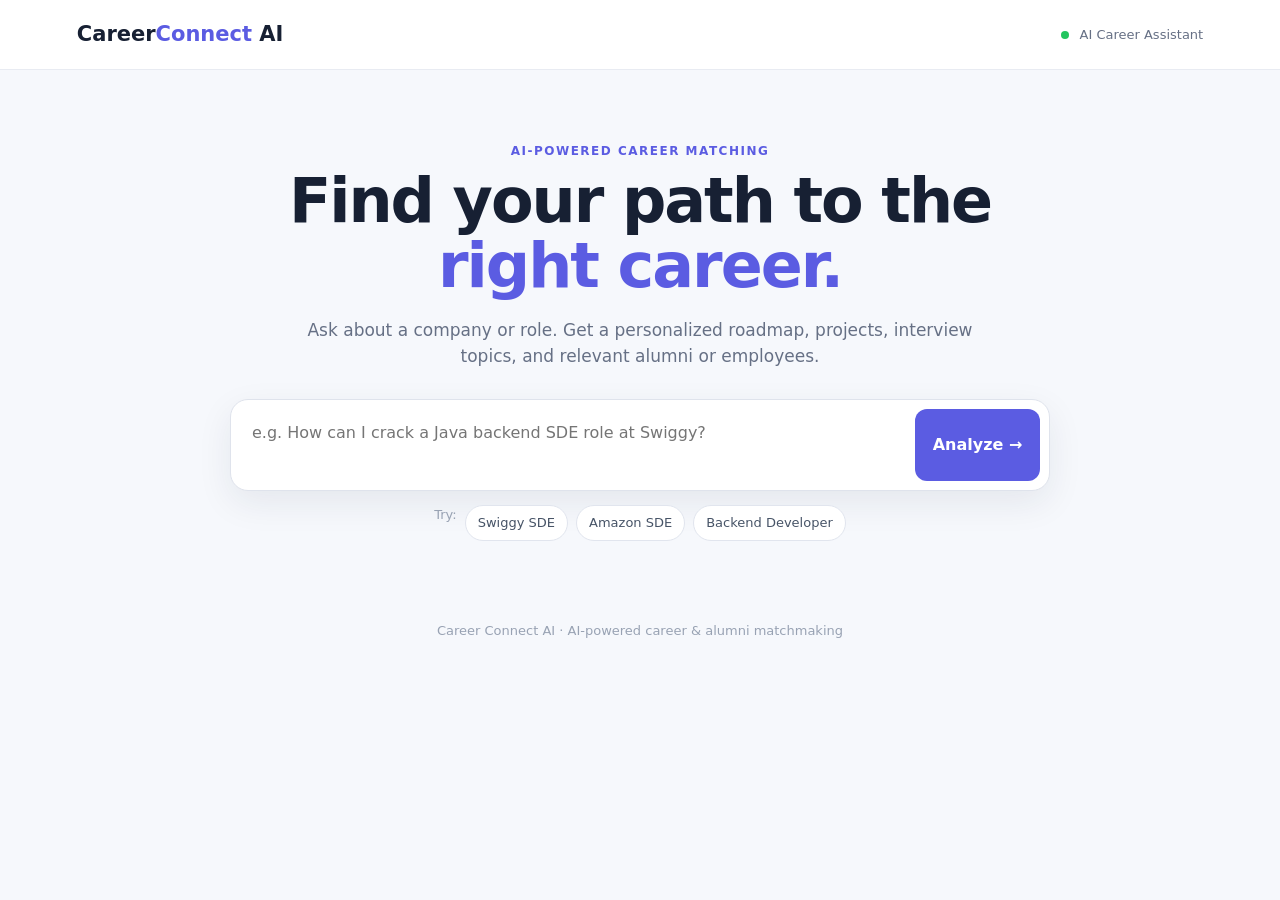
<file: frontend/index.html>
<!DOCTYPE html>
<html lang="en">
<head>
  <meta charset="UTF-8" />
  <meta name="viewport" content="width=device-width, initial-scale=1.0" />
  <title>Career Connect AI</title>
  <link rel="stylesheet" href="./styles.css" />
</head>
<body>
  <header class="navbar">
    <a class="brand" href="#">Career<span>Connect</span> AI</a>
    <span class="status"><span class="dot"></span> AI Career Assistant</span>
  </header>

  <main class="container">
    <section class="hero">
      <p class="eyebrow">AI-POWERED CAREER MATCHING</p>
      <h1>Find your path to the <span>right career.</span></h1>
      <p class="subtitle">Ask about a company or role. Get a personalized roadmap, projects, interview topics, and relevant alumni or employees.</p>

      <div class="search-box">
        <textarea id="careerQuery" rows="2" placeholder="e.g. How can I crack a Java backend SDE role at Swiggy?"></textarea>
        <button id="analyzeBtn">Analyze <span>→</span></button>
      </div>

      <div class="examples">
        <span>Try:</span>
        <button data-query="How can I crack a Software Engineer role at Swiggy?">Swiggy SDE</button>
        <button data-query="How can I prepare for an Amazon Software Engineer role?">Amazon SDE</button>
        <button data-query="How can I get a backend developer role?">Backend Developer</button>
      </div>
    </section>

    <section id="loading" class="loading hidden">Analyzing your career query...</section>
    <section id="error" class="error hidden"></section>

    <section id="results" class="results hidden">
      <div class="target-card">
        <div>
          <p class="label">YOUR TARGET</p>
          <h2 id="targetTitle">Career Target</h2>
          <p id="targetIntent"></p>
        </div>
        <span class="ai-badge">AI ANALYSIS</span>
      </div>

      <div class="grid">
        <article class="card">
          <h3>🎯 Skills to Learn</h3>
          <ul id="skillsList"></ul>
        </article>

        <article class="card">
          <h3>🚀 Suggested Projects</h3>
          <ul id="projectsList"></ul>
        </article>

        <article class="card">
          <h3>💡 Interview Topics</h3>
          <ul id="interviewList"></ul>
        </article>

        <article class="card">
          <h3>🗺️ Roadmap</h3>
          <ol id="roadmapList"></ol>
        </article>
      </div>

      <section class="section-heading">
        <p class="label">NETWORK</p>
        <h2>People who can help you</h2>
        <p>Relevant employees or alumni from the matching database.</p>
      </section>

      <div id="matchesList" class="people-grid"></div>

      <section id="messagesSection" class="section-heading">
        <p class="label">OUTREACH</p>
        <h2>Personalized networking messages</h2>
        <p>Use these as a starting point and personalize them before sending.</p>
      </section>
      <div id="messagesList" class="messages-grid"></div>
    </section>
  </main>

  <footer>Career Connect AI · AI-powered career & alumni matchmaking</footer>
  <script src="./app.js"></script>
</body>
</html>
</file>
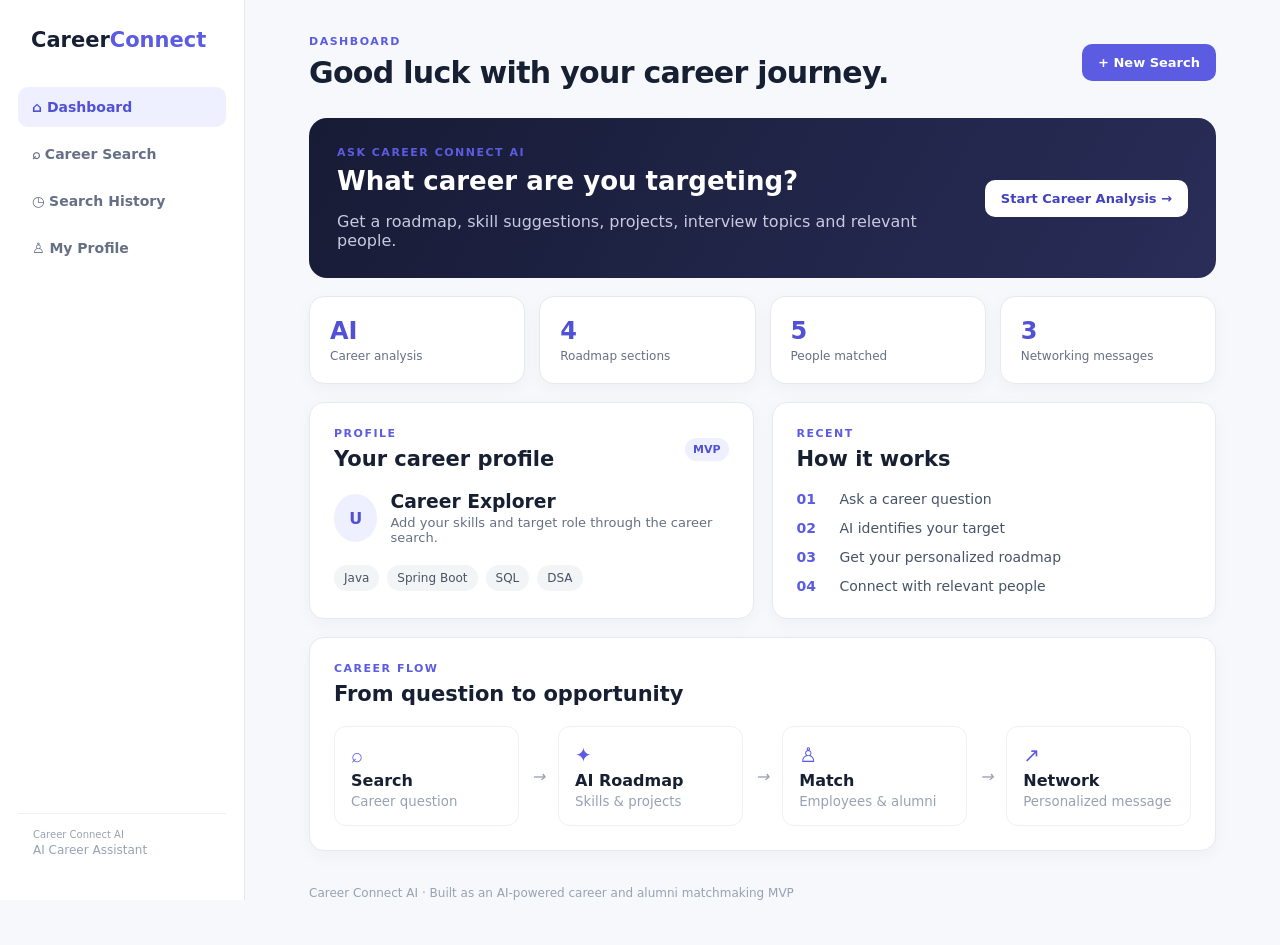
<file: frontend/dashboard.html>
<!DOCTYPE html>
<html lang="en">
<head>
  <meta charset="UTF-8">
  <meta name="viewport" content="width=device-width, initial-scale=1.0">
  <title>Career Connect AI Dashboard</title>
  <link rel="stylesheet" href="./dashboard.css">
</head>
<body>
  <aside class="sidebar">
    <a class="brand" href="./index.html">Career<span>Connect</span></a>
    <nav>
      <a class="active" href="./dashboard.html">⌂ Dashboard</a>
      <a href="./index.html">⌕ Career Search</a>
      <a href="#history">◷ Search History</a>
      <a href="#profile">♙ My Profile</a>
    </nav>
    <div class="sidebar-bottom">
      <small>Career Connect AI</small>
      <span>AI Career Assistant</span>
    </div>
  </aside>

  <main class="main">
    <header class="topbar">
      <div>
        <p class="eyebrow">DASHBOARD</p>
        <h1>Good luck with your career journey.</h1>
      </div>
      <a class="new-search" href="./index.html">+ New Search</a>
    </header>

    <section class="search-panel">
      <div>
        <p class="eyebrow">ASK CAREER CONNECT AI</p>
        <h2>What career are you targeting?</h2>
        <p>Get a roadmap, skill suggestions, projects, interview topics and relevant people.</p>
      </div>
      <a href="./index.html" class="search-button">Start Career Analysis →</a>
    </section>

    <section class="stats">
      <article><strong>AI</strong><span>Career analysis</span></article>
      <article><strong>4</strong><span>Roadmap sections</span></article>
      <article><strong>5</strong><span>People matched</span></article>
      <article><strong>3</strong><span>Networking messages</span></article>
    </section>

    <section class="two-column">
      <article class="panel" id="profile">
        <div class="panel-title"><div><p class="eyebrow">PROFILE</p><h2>Your career profile</h2></div><span class="badge">MVP</span></div>
        <div class="profile-row"><div class="avatar">U</div><div><h3>Career Explorer</h3><p>Add your skills and target role through the career search.</p></div></div>
        <div class="skill-pills"><span>Java</span><span>Spring Boot</span><span>SQL</span><span>DSA</span></div>
      </article>

      <article class="panel" id="history">
        <div class="panel-title"><div><p class="eyebrow">RECENT</p><h2>How it works</h2></div></div>
        <ol class="steps">
          <li><b>01</b><span>Ask a career question</span></li>
          <li><b>02</b><span>AI identifies your target</span></li>
          <li><b>03</b><span>Get your personalized roadmap</span></li>
          <li><b>04</b><span>Connect with relevant people</span></li>
        </ol>
      </article>
    </section>

    <section class="panel roadmap">
      <div class="panel-title"><div><p class="eyebrow">CAREER FLOW</p><h2>From question to opportunity</h2></div></div>
      <div class="flow">
        <div><span>⌕</span><b>Search</b><small>Career question</small></div>
        <i>→</i>
        <div><span>✦</span><b>AI Roadmap</b><small>Skills & projects</small></div>
        <i>→</i>
        <div><span>♙</span><b>Match</b><small>Employees & alumni</small></div>
        <i>→</i>
        <div><span>↗</span><b>Network</b><small>Personalized message</small></div>
      </div>
    </section>

    <footer>Career Connect AI · Built as an AI-powered career and alumni matchmaking MVP</footer>
  </main>
</body>
</html>
</file>
<file: frontend/styles.css>
:root {
  font-family: Inter, ui-sans-serif, system-ui, -apple-system, BlinkMacSystemFont, "Segoe UI", sans-serif;
  color: #172033;
  background: #f6f8fc;
  line-height: 1.5;
}

* { box-sizing: border-box; }
body { margin: 0; min-height: 100vh; }
button, textarea { font: inherit; }

.navbar {
  height: 70px;
  display: flex;
  align-items: center;
  justify-content: space-between;
  padding: 0 6%;
  background: white;
  border-bottom: 1px solid #e8ebf2;
}

.brand { color: #172033; font-size: 21px; font-weight: 800; text-decoration: none; }
.brand span { color: #5b5ce2; }
.status { color: #667085; font-size: 13px; }
.dot { display: inline-block; width: 8px; height: 8px; background: #22c55e; border-radius: 50%; margin-right: 6px; }

.container { width: min(1100px, 92%); margin: auto; }
.hero { text-align: center; padding: 72px 0 35px; }
.eyebrow, .label { color: #5b5ce2; font-size: 12px; font-weight: 800; letter-spacing: 1.5px; margin: 0 0 8px; }
.hero h1 { max-width: 780px; margin: auto; font-size: clamp(38px, 6vw, 62px); line-height: 1.05; letter-spacing: -2px; }
.hero h1 span { color: #5b5ce2; }
.subtitle { max-width: 690px; margin: 20px auto 30px; color: #667085; font-size: 17px; }

.search-box {
  display: flex; gap: 10px; max-width: 820px; margin: auto; padding: 9px;
  background: white; border: 1px solid #dfe3ec; border-radius: 18px;
  box-shadow: 0 12px 35px rgba(30, 41, 59, .08);
}
.search-box textarea { flex: 1; border: 0; outline: 0; resize: none; padding: 12px; color: #172033; }
.search-box button {
  align-self: stretch; min-width: 125px; border: 0; border-radius: 12px;
  background: #5b5ce2; color: white; font-weight: 700; cursor: pointer;
}
.search-box button:hover { background: #494ac7; }
.examples { display: flex; flex-wrap: wrap; justify-content: center; gap: 8px; margin-top: 14px; color: #98a2b3; font-size: 13px; }
.examples button { border: 1px solid #e1e5ee; background: white; border-radius: 20px; padding: 7px 12px; color: #475467; cursor: pointer; }

.hidden { display: none !important; }
.loading, .error { margin: 20px auto; padding: 16px; border-radius: 12px; text-align: center; }
.loading { background: #eef0ff; color: #4b4ccf; }
.error { background: #fff1f2; color: #be123c; }

.target-card, .card, .person, .message {
  background: white; border: 1px solid #e7eaf1; border-radius: 16px;
  box-shadow: 0 6px 20px rgba(30, 41, 59, .04);
}
.target-card { display: flex; justify-content: space-between; align-items: center; padding: 24px; margin-bottom: 18px; }
.target-card h2 { margin: 0 0 5px; }
.target-card p:not(.label) { margin: 0; color: #667085; }
.ai-badge { background: #eef0ff; color: #5051d4; padding: 7px 10px; border-radius: 20px; font-size: 11px; font-weight: 800; }

.grid { display: grid; grid-template-columns: repeat(2, 1fr); gap: 16px; }
.card { padding: 22px; }
.card h3 { margin-top: 0; }
.card ul, .card ol { padding-left: 22px; margin-bottom: 0; }
.card li { margin: 9px 0; color: #475467; }

.section-heading { margin: 48px 0 18px; }
.section-heading h2 { margin: 0 0 5px; }
.section-heading p:not(.label) { margin: 0; color: #667085; }

.people-grid, .messages-grid { display: grid; grid-template-columns: repeat(3, 1fr); gap: 14px; }
.person, .message { padding: 20px; }
.avatar { width: 42px; height: 42px; display: grid; place-items: center; border-radius: 50%; background: #eef0ff; color: #4f50d2; font-weight: 800; }
.person h3 { margin: 12px 0 3px; }
.muted { color: #667085; font-size: 13px; margin: 0; }
.score { display: inline-block; margin-top: 12px; background: #f2f4f7; border-radius: 10px; padding: 5px 8px; font-size: 12px; }

.message { color: #475467; font-size: 14px; }
.message strong { display: block; color: #172033; margin-bottom: 10px; }

footer { text-align: center; padding: 45px 20px 30px; color: #98a2b3; font-size: 13px; }

@media (max-width: 760px) {
  .navbar { padding: 0 4%; }
  .status { display: none; }
  .hero { padding-top: 45px; }
  .search-box { flex-direction: column; }
  .search-box button { min-height: 48px; }
  .grid, .people-grid, .messages-grid { grid-template-columns: 1fr; }
  .target-card { align-items: flex-start; gap: 15px; flex-direction: column; }
}
</file>
<file: frontend/dashboard.css>
:root {
  font-family: Inter, ui-sans-serif, system-ui, -apple-system, BlinkMacSystemFont, "Segoe UI", sans-serif;
  color: #172033;
  background: #f6f8fc;
}
* { box-sizing: border-box; }
body { margin: 0; min-height: 100vh; display: flex; }
a { text-decoration: none; color: inherit; }
.sidebar { width: 245px; min-height: 100vh; position: fixed; padding: 28px 18px; background: #fff; border-right: 1px solid #e6e9f0; display: flex; flex-direction: column; }
.brand { font-size: 21px; font-weight: 850; padding: 0 13px 35px; }
.brand span { color: #5b5ce2; }
nav { display: grid; gap: 7px; }
nav a { padding: 12px 14px; border-radius: 10px; color: #667085; font-size: 14px; font-weight: 600; }
nav a:hover, nav .active { background: #eef0ff; color: #5051d4; }
.sidebar-bottom { margin-top: auto; padding: 15px; border-top: 1px solid #edf0f5; color: #98a2b3; display: grid; gap: 3px; font-size: 12px; }
.main { margin-left: 245px; width: calc(100% - 245px); padding: 35px 5%; max-width: 1500px; }
.topbar { display: flex; justify-content: space-between; align-items: center; gap: 20px; margin-bottom: 28px; }
.eyebrow { margin: 0 0 7px; color: #5b5ce2; font-size: 11px; font-weight: 850; letter-spacing: 1.5px; }
h1 { font-size: 30px; margin: 0; letter-spacing: -.7px; }
h2 { margin: 0; font-size: 21px; }
p { color: #667085; }
.new-search, .search-button { display: inline-block; padding: 11px 16px; border-radius: 10px; background: #5b5ce2; color: #fff; font-size: 13px; font-weight: 750; }
.search-panel { display: flex; justify-content: space-between; align-items: center; gap: 25px; padding: 28px; background: linear-gradient(120deg, #171b35, #292d58); border-radius: 18px; color: #fff; }
.search-panel p:not(.eyebrow) { color: #c7cae1; max-width: 650px; margin-bottom: 0; }
.search-panel h2 { font-size: 26px; }
.search-button { background: #fff; color: #4142bc; white-space: nowrap; }
.stats { display: grid; grid-template-columns: repeat(4,1fr); gap: 14px; margin: 18px 0; }
.stats article, .panel { background: #fff; border: 1px solid #e6e9f0; border-radius: 15px; box-shadow: 0 5px 18px rgba(20,30,60,.035); }
.stats article { padding: 20px; display: grid; gap: 4px; }
.stats strong { font-size: 24px; color: #5051d4; }
.stats span { color: #667085; font-size: 12px; }
.two-column { display: grid; grid-template-columns: 1fr 1fr; gap: 18px; }
.panel { padding: 24px; }
.panel-title { display: flex; justify-content: space-between; align-items: center; gap: 15px; margin-bottom: 20px; }
.badge { font-size: 11px; padding: 5px 8px; border-radius: 20px; background: #eef0ff; color: #5051d4; font-weight: 800; }
.profile-row { display: flex; gap: 13px; align-items: center; }
.profile-row h3 { margin: 0; }
.profile-row p { margin: 3px 0 0; font-size: 13px; }
.avatar { width: 48px; height: 48px; display: grid; place-items: center; background: #eef0ff; color: #5051d4; border-radius: 50%; font-weight: 850; }
.skill-pills { display: flex; flex-wrap: wrap; gap: 8px; margin-top: 20px; }
.skill-pills span { padding: 6px 10px; border-radius: 20px; background: #f3f4f6; color: #475467; font-size: 12px; }
.steps { list-style: none; padding: 0; margin: 0; display: grid; gap: 13px; }
.steps li { display: flex; align-items: center; gap: 13px; color: #475467; font-size: 14px; }
.steps b { width: 30px; color: #5b5ce2; }
.roadmap { margin-top: 18px; }
.flow { display: grid; grid-template-columns: 1fr auto 1fr auto 1fr auto 1fr; align-items: center; gap: 13px; }
.flow div { display: grid; gap: 4px; padding: 16px; border: 1px solid #edf0f5; border-radius: 12px; }
.flow span { color: #5b5ce2; font-size: 20px; }
.flow small { color: #98a2b3; }
.flow i { color: #98a2b3; }
footer { padding: 35px 0 10px; color: #98a2b3; font-size: 12px; }
@media(max-width:900px) {
  .sidebar { width: 70px; padding: 20px 8px; }
  .brand { font-size: 0; text-align: center; padding: 0 0 30px; }
  .brand:first-letter { font-size: 20px; }
  nav a { font-size: 0; text-align: center; }
  nav a:first-letter { font-size: 18px; }
  .sidebar-bottom { display: none; }
  .main { margin-left: 70px; width: calc(100% - 70px); }
  .stats, .two-column { grid-template-columns: 1fr 1fr; }
}
@media(max-width:650px) {
  .main { padding: 25px 4%; }
  .topbar, .search-panel { align-items: flex-start; flex-direction: column; }
  .stats, .two-column { grid-template-columns: 1fr; }
  .flow { grid-template-columns: 1fr; }
  .flow i { display: none; }
}
</file>
